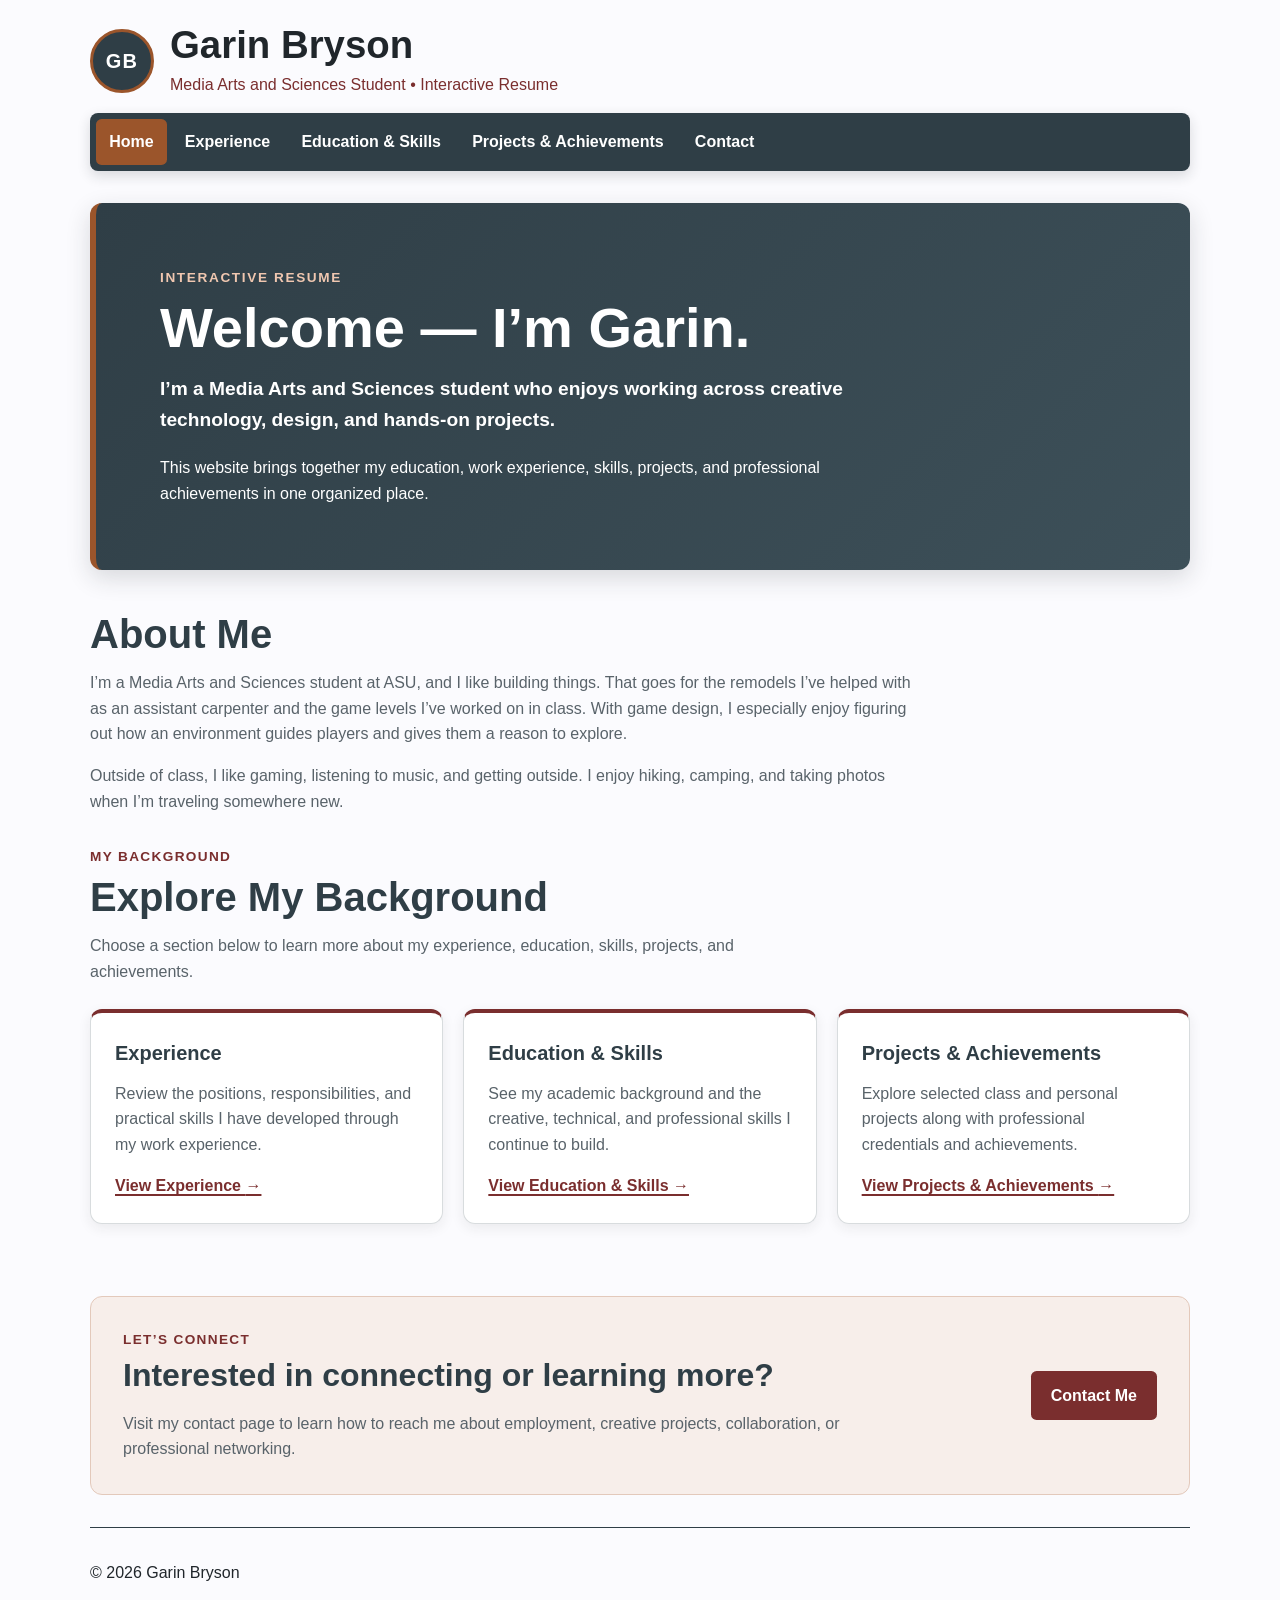
<file: index.html>
<!doctype html>
<html lang="en">
  <head>
    <meta charset="UTF-8" />
    <meta name="viewport" content="width=device-width, initial-scale=1.0" />
    <meta
      name="description"
      content="The interactive resume of Garin Bryson, a Media Arts and Sciences student."
    />
    <title>Garin Bryson | Interactive Resume</title>
    <link rel="stylesheet" href="styles.css" type="text/css" />
  </head>

  <body>
    <a class="skip-link" href="#main-content">Skip to main content</a>

    <!-- Site Header -->
    <header class="site-header">
      <div class="brand">
        <span class="brand-mark" aria-hidden="true">GB</span>
        <div class="brand-text">
          <h1 class="brand-name">Garin Bryson</h1>
          <p class="brand-subtitle">
            Media Arts and Sciences Student
            <span aria-hidden="true">&bull;</span>
            Interactive Resume
          </p>
        </div>
      </div>
    </header>

    <!-- Main Navigation -->
    <nav class="site-nav" aria-label="Main navigation">
      <ul class="nav-list">
        <li>
          <a
            class="nav-link current-page"
            href="index.html"
            aria-current="page"
          >
            Home
          </a>
        </li>
        <li>
          <a class="nav-link" href="experience.html">Experience</a>
        </li>
        <li>
          <a class="nav-link" href="education-skills.html">
            Education &amp; Skills
          </a>
        </li>
        <li>
          <a class="nav-link" href="projects-achievements.html">
            Projects &amp; Achievements
          </a>
        </li>
        <li>
          <a class="nav-link" href="contact.html">Contact</a>
        </li>
      </ul>
    </nav>

    <!-- Main Content -->
    <main id="main-content">
      <!-- Homepage Hero -->
      <section class="hero" aria-labelledby="hero-title">
        <div class="hero-content">
          <p class="hero-label">Interactive Resume</p>
          <h2 id="hero-title">Welcome — I’m Garin.</h2>
          <p class="hero-lead">
            I’m a Media Arts and Sciences student who enjoys working across
            creative technology, design, and hands-on projects.
          </p>
          <p>
            This website brings together my education, work experience, skills,
            projects, and professional achievements in one organized place.
          </p>
        </div>
      </section>

      <section
        class="background-preview about-section"
        aria-labelledby="about-title"
      >
        <div class="section-heading">
          <h2 id="about-title">About Me</h2>

          <p class="section-introduction">
            I’m a Media Arts and Sciences student at ASU, and I like building
            things. That goes for the remodels I’ve helped with as an assistant
            carpenter and the game levels I’ve worked on in class. With game
            design, I especially enjoy figuring out how an environment guides
            players and gives them a reason to explore.
          </p>

          <p class="section-introduction">
            Outside of class, I like gaming, listening to music, and getting
            outside. I enjoy hiking, camping, and taking photos when I’m
            traveling somewhere new.
          </p>
        </div>
      </section>

      <!-- Homepage Background Preview -->
      <section class="background-preview" aria-labelledby="background-title">
        <div class="section-heading">
          <p class="section-label">My Background</p>
          <h2 id="background-title">Explore My Background</h2>
          <p class="section-introduction">
            Choose a section below to learn more about my experience, education,
            skills, projects, and achievements.
          </p>
        </div>
        <div class="card-grid">
          <article class="preview-card">
            <h3>Experience</h3>
            <p>
              Review the positions, responsibilities, and practical skills I
              have developed through my work experience.
            </p>
            <a class="card-link" href="experience.html">
              View Experience
              <span aria-hidden="true">&rarr;</span>
            </a>
          </article>
          <article class="preview-card">
            <h3>Education &amp; Skills</h3>
            <p>
              See my academic background and the creative, technical, and
              professional skills I continue to build.
            </p>
            <a class="card-link" href="education-skills.html">
              View Education &amp; Skills
              <span aria-hidden="true">&rarr;</span>
            </a>
          </article>
          <article class="preview-card">
            <h3>Projects &amp; Achievements</h3>
            <p>
              Explore selected class and personal projects along with
              professional credentials and achievements.
            </p>
            <a class="card-link" href="projects-achievements.html">
              View Projects &amp; Achievements
              <span aria-hidden="true">&rarr;</span>
            </a>
          </article>
        </div>
      </section>

      <!-- Homepage Contact Invitation -->
      <section
        class="contact-invitation"
        aria-labelledby="contact-invitation-title"
      >
        <div class="contact-copy">
          <p class="section-label">Let’s Connect</p>
          <h2 id="contact-invitation-title">
            Interested in connecting or learning more?
          </h2>
          <p>
            Visit my contact page to learn how to reach me about employment,
            creative projects, collaboration, or professional networking.
          </p>
        </div>
        <a class="contact-button" href="contact.html">Contact Me</a>
      </section>
    </main>

    <!-- Site Footer -->
    <footer class="site-footer">
      <p>&copy; 2026 Garin Bryson</p>
    </footer>
  </body>
</html>
</file>
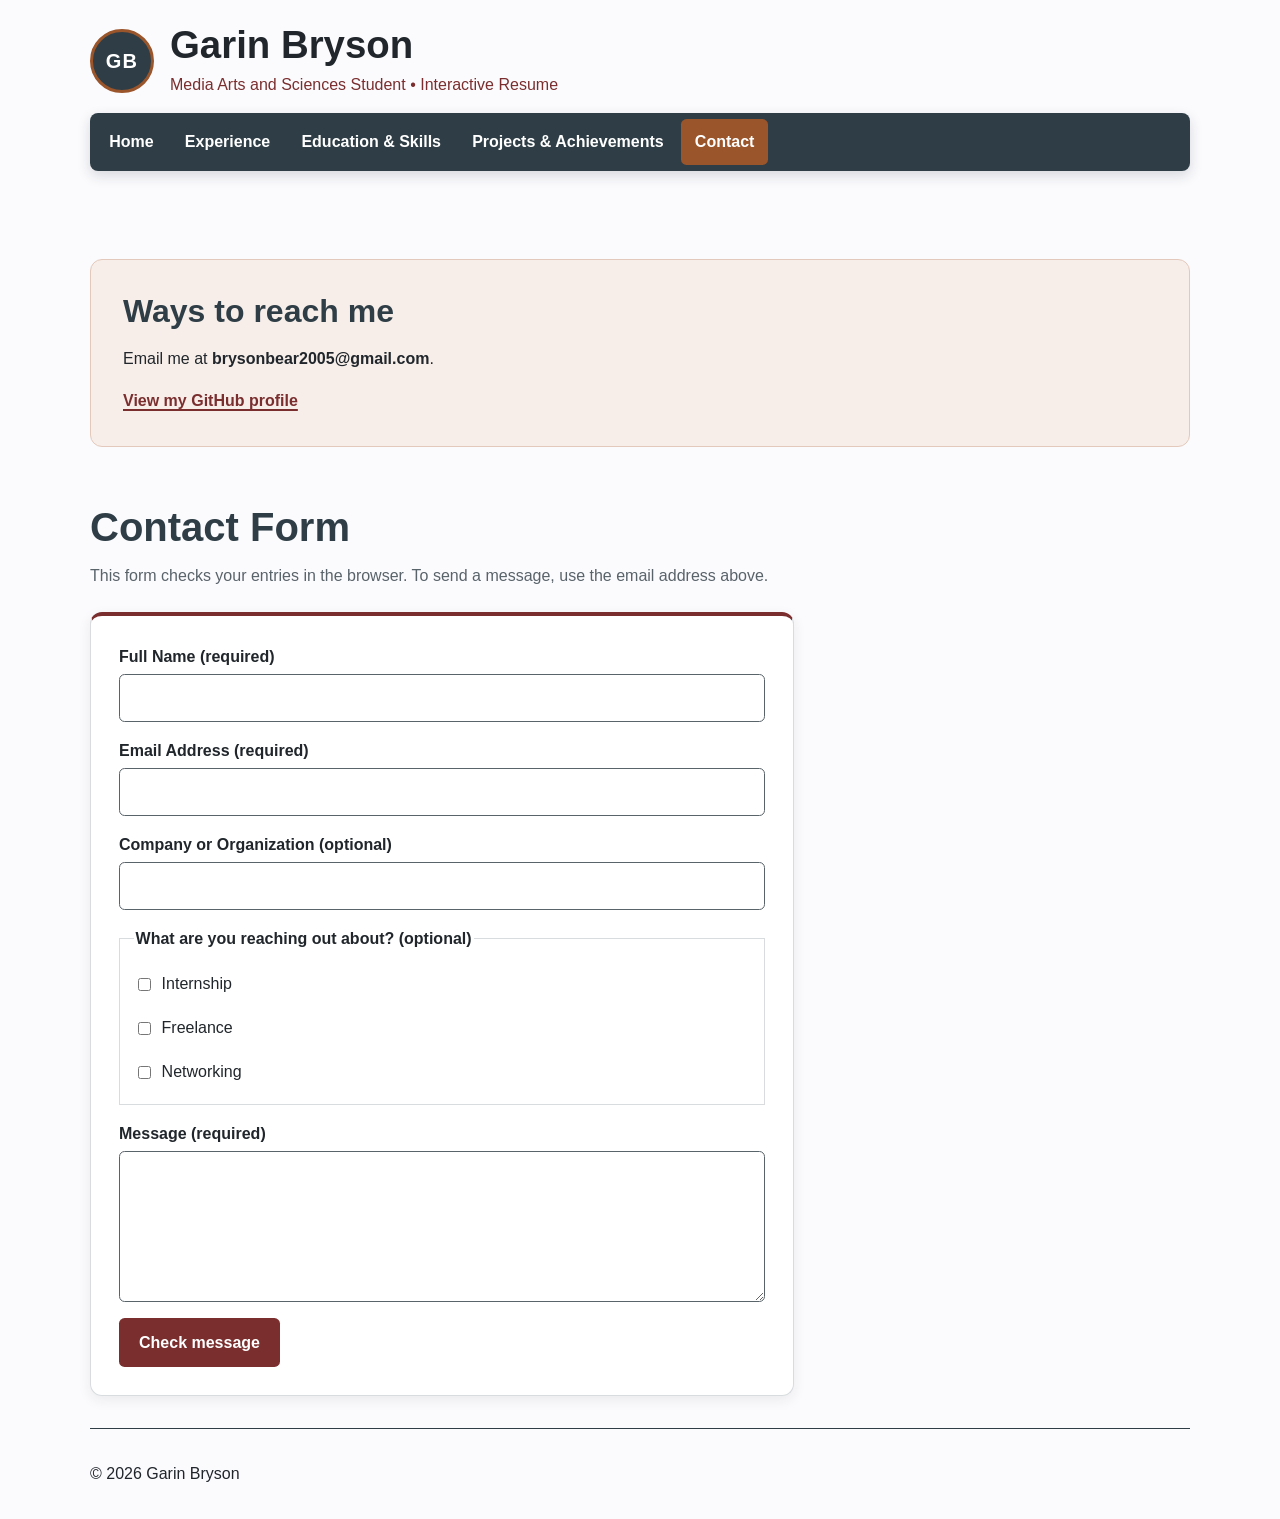
<file: contact.html>
<!doctype html>
<html lang="en">
  <head>
    <meta charset="UTF-8" />
    <meta name="viewport" content="width=device-width, initial-scale=1.0" />
    <meta
      name="description"
      content="Connect with Garin Bryson about internships, freelance work, and creative media opportunities."
    />
    <title>Garin Bryson | Contact</title>
    <link rel="stylesheet" href="styles.css" />
  </head>

  <body>
    <a class="skip-link" href="#main-content">Skip to main content</a>

    <header class="site-header">
      <div class="brand">
        <span class="brand-mark" aria-hidden="true">GB</span>
        <div class="brand-text">
          <h1 class="brand-name">Garin Bryson</h1>
          <p class="brand-subtitle">
            Media Arts and Sciences Student
            <span aria-hidden="true">&bull;</span>
            Interactive Resume
          </p>
        </div>
      </div>
    </header>

    <nav class="site-nav" aria-label="Main navigation">
      <ul class="nav-list">
        <li>
          <a class="nav-link" href="index.html">Home</a>
        </li>
        <li>
          <a class="nav-link" href="experience.html">Experience</a>
        </li>
        <li>
          <a class="nav-link" href="education-skills.html">
            Education &amp; Skills
          </a>
        </li>
        <li>
          <a class="nav-link" href="projects-achievements.html">
            Projects &amp; Achievements
          </a>
        </li>
        <li>
          <a
            class="nav-link current-page"
            href="contact.html"
            aria-current="page"
          >
            Contact
          </a>
        </li>
      </ul>
    </nav>

    <main id="main-content">
      <section class="contact-invitation" aria-labelledby="reach-me-title">
        <div class="contact-copy">
          <h2 id="reach-me-title">Ways to reach me</h2>
          <p>Email me at <strong>brysonbear2005@gmail.com</strong>.</p>
          <p>
            <a class="card-link" href="https://github.com/gbrysonf-Bryson">
              View my GitHub profile
            </a>
          </p>
        </div>
      </section>
      <section class="education-section" aria-labelledby="message-title">
        <div class="section-heading">
          <h2 id="message-title">Contact Form</h2>
          <p class="section-introduction" id="form-note">
            This form checks your entries in the browser. To send a message, use
            the email address above.
          </p>
        </div>

        <form
          class="education-card contact-form"
          id="contact-form"
          action="#"
          method="post"
          aria-describedby="form-note"
        >
          <label for="full-name">Full Name (required)</label>
          <input
            id="full-name"
            name="full-name"
            type="text"
            autocomplete="name"
            required
          />

          <label for="email-address">Email Address (required)</label>
          <input
            id="email-address"
            name="email"
            type="email"
            autocomplete="email"
            required
          />

          <label for="organization">Company or Organization (optional)</label>
          <input
            id="organization"
            name="organization"
            type="text"
            autocomplete="organization"
          />

          <fieldset>
            <legend>What are you reaching out about? (optional)</legend>
            <label
              ><input type="checkbox" name="interest" value="internship" />
              Internship</label
            >
            <label
              ><input type="checkbox" name="interest" value="freelance" />
              Freelance</label
            >
            <label
              ><input type="checkbox" name="interest" value="networking" />
              Networking</label
            >
          </fieldset>

          <label for="message">Message (required)</label>
          <textarea id="message" name="message" rows="5" required></textarea>

          <button
            class="contact-button"
            id="check-message"
            type="submit"
            disabled
          >
            Check message
          </button>
          <p id="contact-status" role="status"></p>
          <noscript><p>Enable JavaScript to check your entries.</p></noscript>
        </form>
      </section>
    </main>

    <footer class="site-footer">
      <p>&copy; 2026 Garin Bryson</p>
    </footer>

    <script>
      const contactForm = document.getElementById("contact-form");
      const checkButton = document.getElementById("check-message");
      const contactStatus = document.getElementById("contact-status");

      contactForm.addEventListener("submit", (event) => {
        event.preventDefault();
        contactStatus.textContent = "Your entries passed the form check.";
      });

      checkButton.disabled = false;
    </script>
  </body>
</html>
</file>
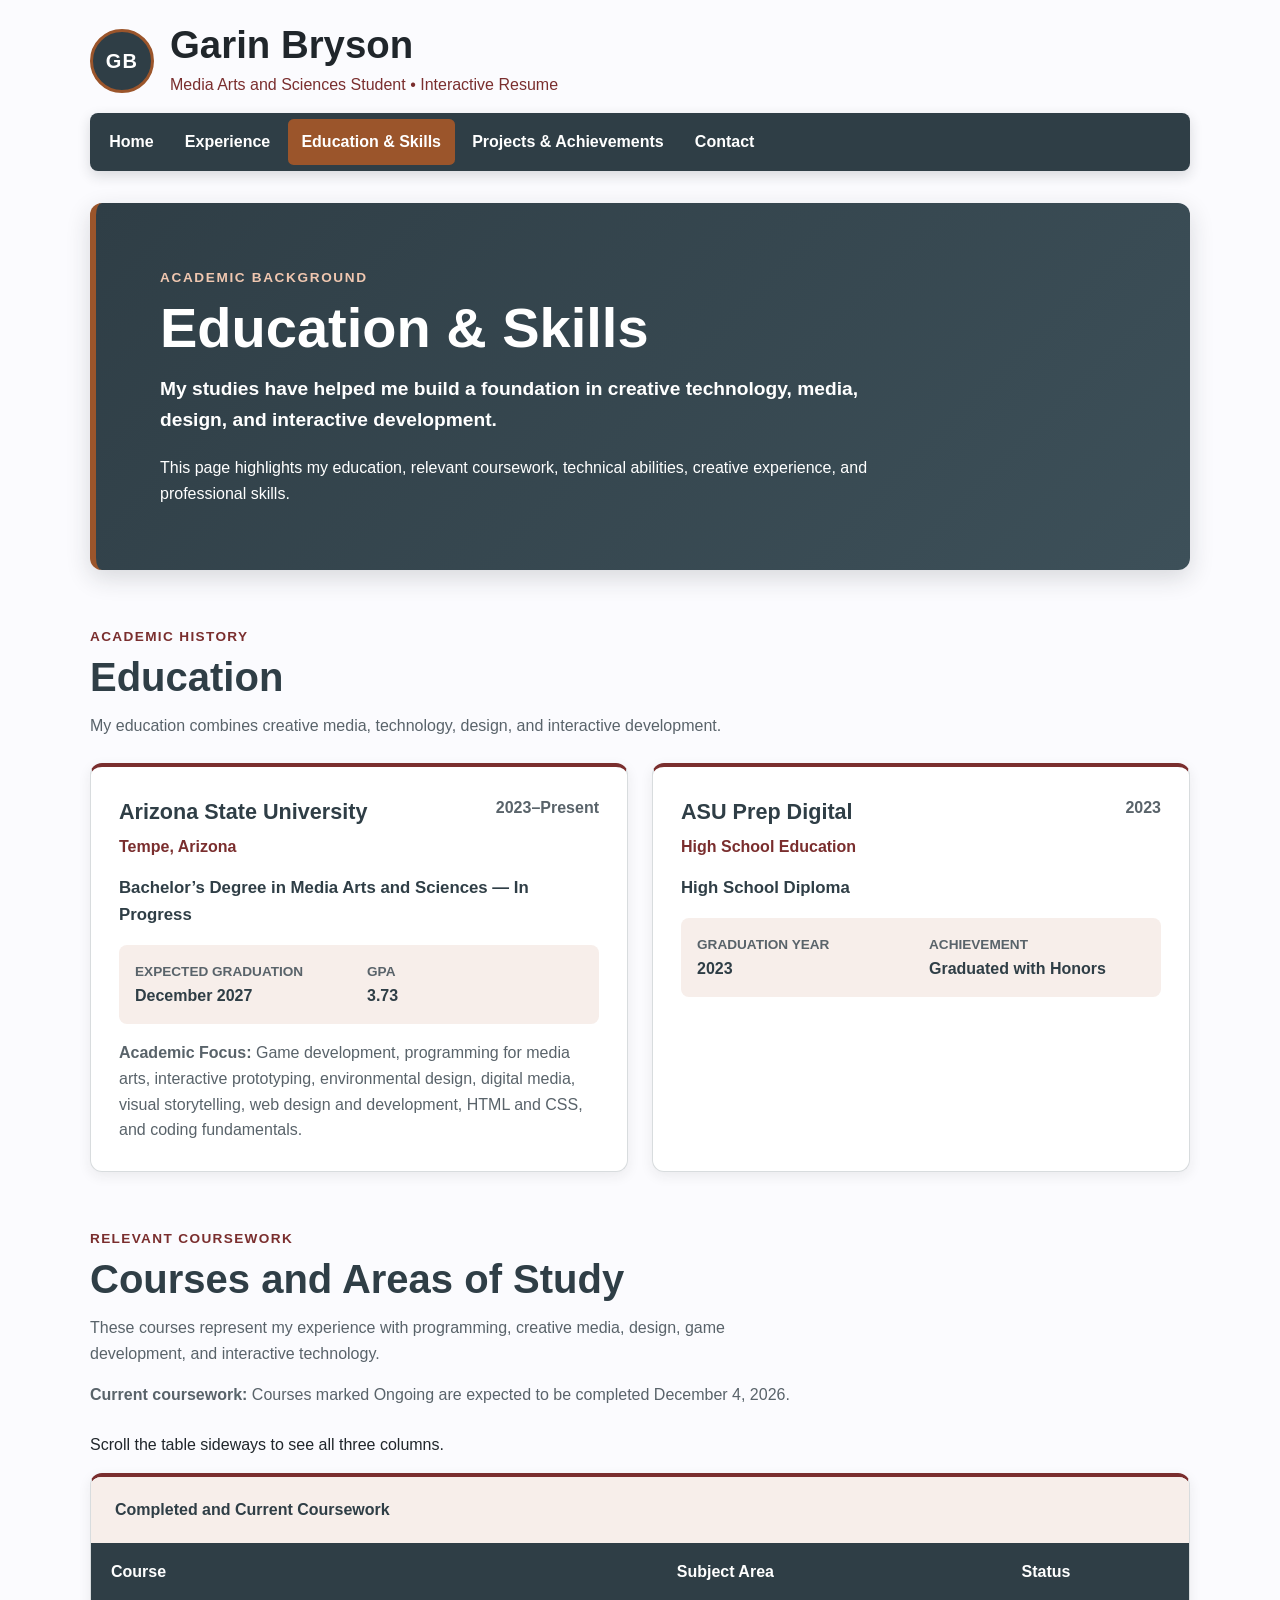
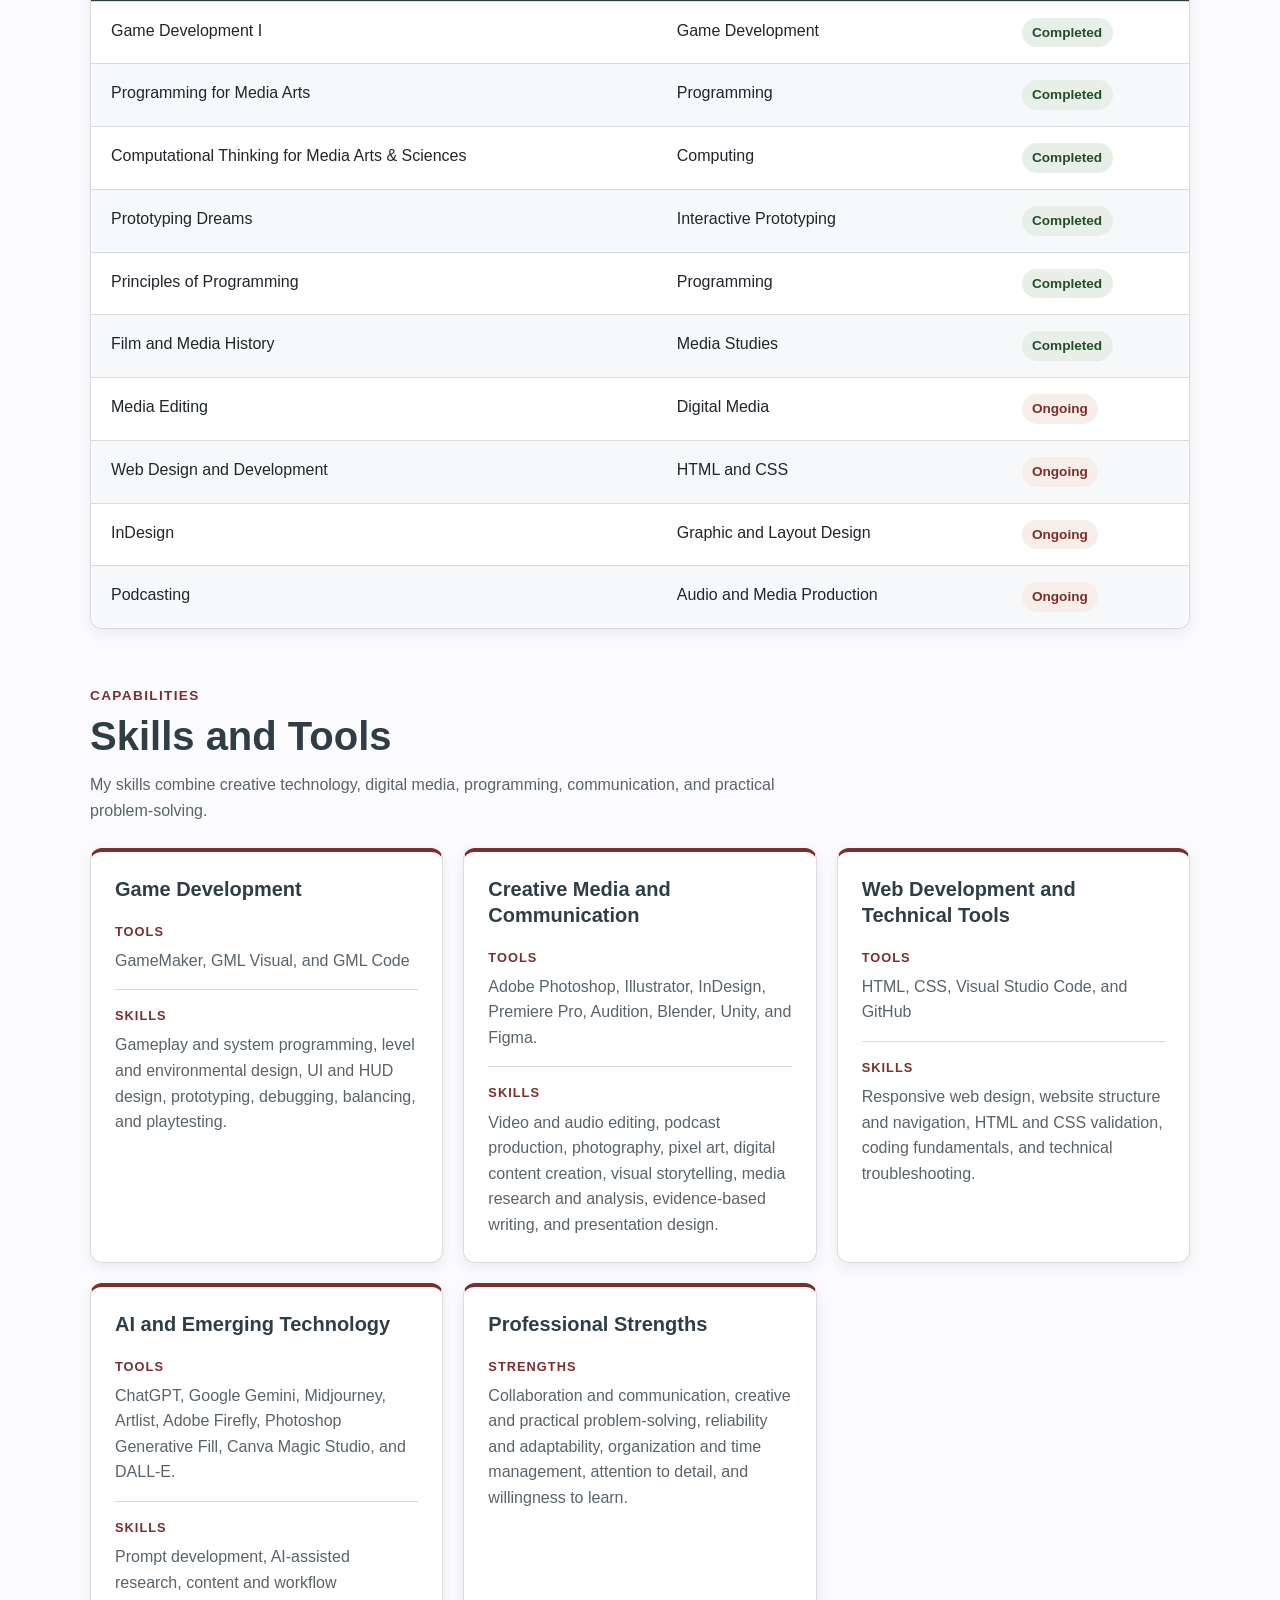
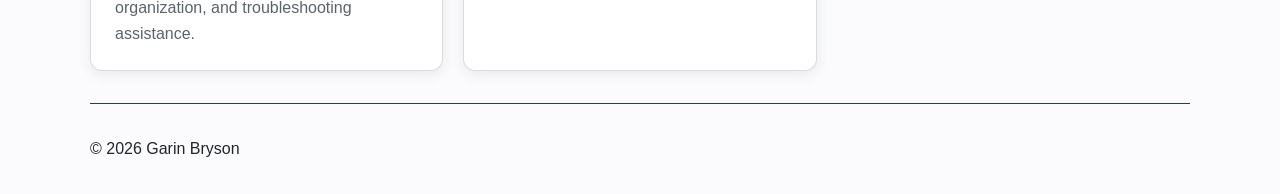
<file: education-skills.html>
<!doctype html>
<html lang="en">
  <head>
    <meta charset="UTF-8" />
    <meta name="viewport" content="width=device-width, initial-scale=1.0" />
    <meta
      name="description"
      content="Explore the education, coursework, and professional skills of Garin Bryson."
    />
    <title>Garin Bryson | Education &amp; Skills</title>
    <link rel="stylesheet" href="styles.css" type="text/css" />
  </head>

  <body>
    <a class="skip-link" href="#main-content">Skip to main content</a>

    <!-- Site Header -->
    <header class="site-header">
      <div class="brand">
        <span class="brand-mark" aria-hidden="true">GB</span>
        <div class="brand-text">
          <h1 class="brand-name">Garin Bryson</h1>
          <p class="brand-subtitle">
            Media Arts and Sciences Student
            <span aria-hidden="true">&bull;</span>
            Interactive Resume
          </p>
        </div>
      </div>
    </header>

    <!-- Main Navigation -->
    <nav class="site-nav" aria-label="Main navigation">
      <ul class="nav-list">
        <li>
          <a class="nav-link" href="index.html">Home</a>
        </li>
        <li>
          <a class="nav-link" href="experience.html">Experience</a>
        </li>
        <li>
          <a
            class="nav-link current-page"
            href="education-skills.html"
            aria-current="page"
          >
            Education &amp; Skills
          </a>
        </li>
        <li>
          <a class="nav-link" href="projects-achievements.html">
            Projects &amp; Achievements
          </a>
        </li>
        <li>
          <a class="nav-link" href="contact.html">Contact</a>
        </li>
      </ul>
    </nav>

    <!-- Main Content -->
    <main id="main-content">
      <!-- Education and Skills Hero -->
      <section class="hero" aria-labelledby="education-title">
        <div class="hero-content">
          <p class="hero-label">Academic Background</p>
          <h2 id="education-title">Education &amp; Skills</h2>
          <p class="hero-lead">
            My studies have helped me build a foundation in creative technology,
            media, design, and interactive development.
          </p>
          <p>
            This page highlights my education, relevant coursework, technical
            abilities, creative experience, and professional skills.
          </p>
        </div>
      </section>

      <!-- Academic History -->
      <section
        class="education-section"
        aria-labelledby="education-history-title"
      >
        <div class="section-heading">
          <p class="section-label">Academic History</p>
          <h2 id="education-history-title">Education</h2>
          <p class="section-introduction">
            My education combines creative media, technology, design, and
            interactive development.
          </p>
        </div>
        <div class="education-grid">
          <article class="education-card">
            <div class="education-card-header">
              <div>
                <h3>Arizona State University</h3>
                <p class="education-location">Tempe, Arizona</p>
              </div>
              <p class="education-date">2023&ndash;Present</p>
            </div>
            <p class="education-degree">
              Bachelor&rsquo;s Degree in Media Arts and Sciences &mdash; In
              Progress
            </p>
            <dl class="education-details">
              <div>
                <dt>Expected Graduation</dt>
                <dd>December 2027</dd>
              </div>
              <div>
                <dt>GPA</dt>
                <dd>3.73</dd>
              </div>
            </dl>
            <p class="education-focus">
              <strong>Academic Focus:</strong> Game development, programming for
              media arts, interactive prototyping, environmental design, digital
              media, visual storytelling, web design and development, HTML and
              CSS, and coding fundamentals.
            </p>
          </article>
          <article class="education-card">
            <div class="education-card-header">
              <div>
                <h3>ASU Prep Digital</h3>
                <p class="education-location">High School Education</p>
              </div>
              <p class="education-date">2023</p>
            </div>
            <p class="education-degree">High School Diploma</p>
            <dl class="education-details">
              <div>
                <dt>Graduation Year</dt>
                <dd>2023</dd>
              </div>
              <div>
                <dt>Achievement</dt>
                <dd>Graduated with Honors</dd>
              </div>
            </dl>
          </article>
        </div>
      </section>

      <!-- Coursework Table -->
      <section class="coursework-section" aria-labelledby="coursework-title">
        <div class="section-heading">
          <p class="section-label">Relevant Coursework</p>
          <h2 id="coursework-title">Courses and Areas of Study</h2>
          <p class="section-introduction">
            These courses represent my experience with programming, creative
            media, design, game development, and interactive technology.
          </p>
          <p class="coursework-note">
            <strong>Current coursework:</strong> Courses marked Ongoing are
            expected to be completed December 4, 2026.
          </p>
        </div>
        <p class="coursework-scroll-note">
          Scroll the table sideways to see all three columns.
        </p>

        <div
          class="coursework-table-wrapper"
          tabindex="0"
          role="region"
          aria-labelledby="coursework-title"
        >
          <table class="coursework-table">
            <caption>
              Completed and Current Coursework
            </caption>
            <thead>
              <tr>
                <th scope="col">Course</th>
                <th scope="col">Subject Area</th>
                <th scope="col">Status</th>
              </tr>
            </thead>
            <tbody>
              <tr>
                <td>Game Development I</td>
                <td>Game Development</td>
                <td>
                  <span class="status-badge status-completed">Completed</span>
                </td>
              </tr>
              <tr>
                <td>Programming for Media Arts</td>
                <td>Programming</td>
                <td>
                  <span class="status-badge status-completed">Completed</span>
                </td>
              </tr>
              <tr>
                <td>Computational Thinking for Media Arts &amp; Sciences</td>
                <td>Computing</td>
                <td>
                  <span class="status-badge status-completed">Completed</span>
                </td>
              </tr>
              <tr>
                <td>Prototyping Dreams</td>
                <td>Interactive Prototyping</td>
                <td>
                  <span class="status-badge status-completed">Completed</span>
                </td>
              </tr>
              <tr>
                <td>Principles of Programming</td>
                <td>Programming</td>
                <td>
                  <span class="status-badge status-completed">Completed</span>
                </td>
              </tr>
              <tr>
                <td>Film and Media History</td>
                <td>Media Studies</td>
                <td>
                  <span class="status-badge status-completed">Completed</span>
                </td>
              </tr>
              <tr>
                <td>Media Editing</td>
                <td>Digital Media</td>
                <td>
                  <span class="status-badge status-ongoing">Ongoing</span>
                </td>
              </tr>
              <tr>
                <td>Web Design and Development</td>
                <td>HTML and CSS</td>
                <td>
                  <span class="status-badge status-ongoing">Ongoing</span>
                </td>
              </tr>
              <tr>
                <td>InDesign</td>
                <td>Graphic and Layout Design</td>
                <td>
                  <span class="status-badge status-ongoing">Ongoing</span>
                </td>
              </tr>
              <tr>
                <td>Podcasting</td>
                <td>Audio and Media Production</td>
                <td>
                  <span class="status-badge status-ongoing">Ongoing</span>
                </td>
              </tr>
            </tbody>
          </table>
        </div>
      </section>

      <!-- Skills and Tools -->
      <section class="skills-section" aria-labelledby="skills-title">
        <div class="section-heading">
          <p class="section-label">Capabilities</p>
          <h2 id="skills-title">Skills and Tools</h2>
          <p class="section-introduction">
            My skills combine creative technology, digital media, programming,
            communication, and practical problem-solving.
          </p>
        </div>
        <div class="skills-grid">
          <article class="skill-card">
            <h3>Game Development</h3>
            <dl class="skill-details">
              <div>
                <dt>Tools</dt>
                <dd>GameMaker, GML Visual, and GML Code</dd>
              </div>
              <div>
                <dt>Skills</dt>
                <dd>
                  Gameplay and system programming, level and environmental
                  design, UI and HUD design, prototyping, debugging, balancing,
                  and playtesting.
                </dd>
              </div>
            </dl>
          </article>
          <article class="skill-card">
            <h3>Creative Media and Communication</h3>
            <dl class="skill-details">
              <div>
                <dt>Tools</dt>
                <dd>
                  Adobe Photoshop, Illustrator, InDesign, Premiere Pro,
                  Audition, Blender, Unity, and Figma.
                </dd>
              </div>
              <div>
                <dt>Skills</dt>
                <dd>
                  Video and audio editing, podcast production, photography,
                  pixel art, digital content creation, visual storytelling,
                  media research and analysis, evidence-based writing, and
                  presentation design.
                </dd>
              </div>
            </dl>
          </article>
          <article class="skill-card">
            <h3>Web Development and Technical Tools</h3>
            <dl class="skill-details">
              <div>
                <dt>Tools</dt>
                <dd>HTML, CSS, Visual Studio Code, and GitHub</dd>
              </div>
              <div>
                <dt>Skills</dt>
                <dd>
                  Responsive web design, website structure and navigation, HTML
                  and CSS validation, coding fundamentals, and technical
                  troubleshooting.
                </dd>
              </div>
            </dl>
          </article>
          <article class="skill-card">
            <h3>AI and Emerging Technology</h3>
            <dl class="skill-details">
              <div>
                <dt>Tools</dt>
                <dd>
                  ChatGPT, Google Gemini, Midjourney, Artlist, Adobe Firefly,
                  Photoshop Generative Fill, Canva Magic Studio, and DALL-E.
                </dd>
              </div>
              <div>
                <dt>Skills</dt>
                <dd>
                  Prompt development, AI-assisted research, content and workflow
                  organization, and troubleshooting assistance.
                </dd>
              </div>
            </dl>
          </article>
          <article class="skill-card">
            <h3>Professional Strengths</h3>
            <dl class="skill-details">
              <div>
                <dt>Strengths</dt>
                <dd>
                  Collaboration and communication, creative and practical
                  problem-solving, reliability and adaptability, organization
                  and time management, attention to detail, and willingness to
                  learn.
                </dd>
              </div>
            </dl>
          </article>
        </div>
      </section>
    </main>

    <!-- Site Footer -->
    <footer class="site-footer">
      <p>&copy; 2026 Garin Bryson</p>
    </footer>
  </body>
</html>
</file>
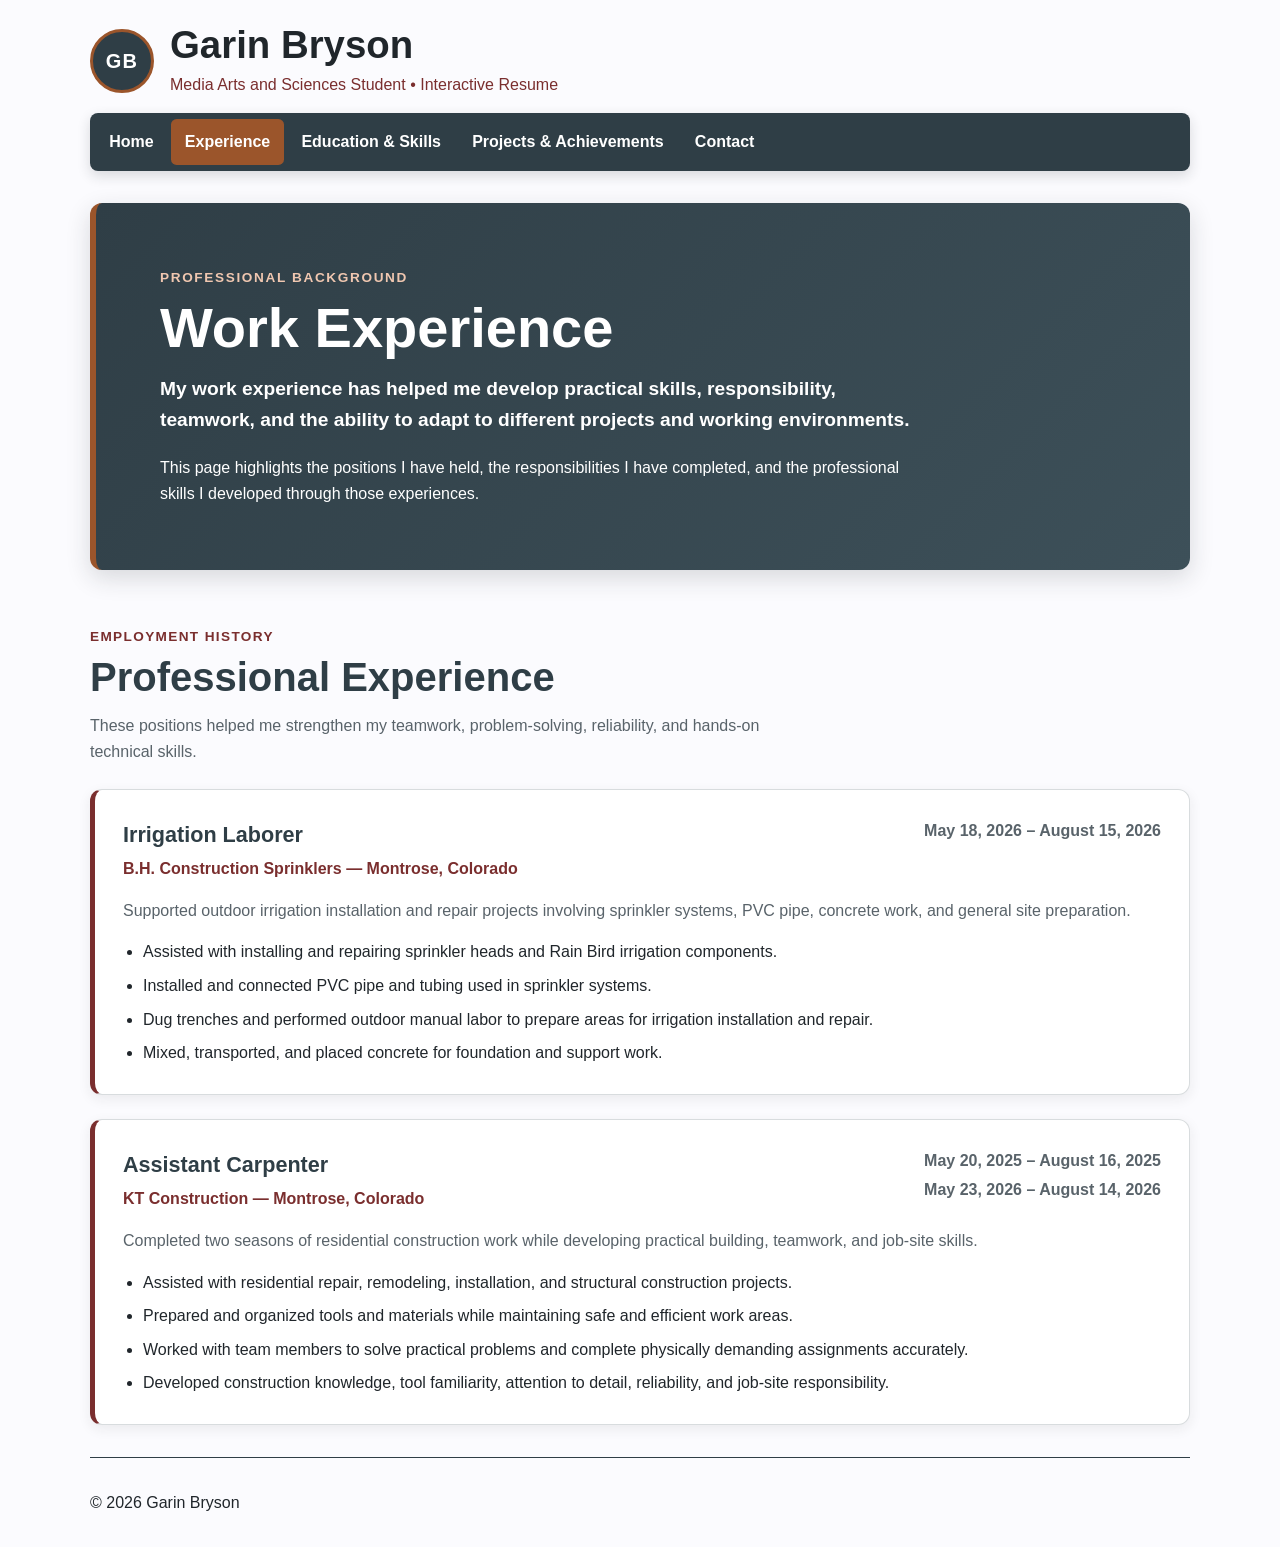
<file: experience.html>
<!doctype html>
<html lang="en">
  <head>
    <meta charset="UTF-8" />
    <meta name="viewport" content="width=device-width, initial-scale=1.0" />
    <meta
      name="description"
      content="Explore the work experience and professional background of Garin Bryson."
    />
    <title>Garin Bryson | Experience</title>
    <link rel="stylesheet" href="styles.css" type="text/css" />
  </head>

  <body>
    <a class="skip-link" href="#main-content">Skip to main content</a>

    <!-- Site Header -->
    <header class="site-header">
      <div class="brand">
        <span class="brand-mark" aria-hidden="true">GB</span>
        <div class="brand-text">
          <h1 class="brand-name">Garin Bryson</h1>
          <p class="brand-subtitle">
            Media Arts and Sciences Student
            <span aria-hidden="true">&bull;</span>
            Interactive Resume
          </p>
        </div>
      </div>
    </header>

    <!-- Main Navigation -->
    <nav class="site-nav" aria-label="Main navigation">
      <ul class="nav-list">
        <li>
          <a class="nav-link" href="index.html">Home</a>
        </li>
        <li>
          <a
            class="nav-link current-page"
            href="experience.html"
            aria-current="page"
          >
            Experience
          </a>
        </li>
        <li>
          <a class="nav-link" href="education-skills.html">
            Education &amp; Skills
          </a>
        </li>
        <li>
          <a class="nav-link" href="projects-achievements.html">
            Projects &amp; Achievements
          </a>
        </li>
        <li>
          <a class="nav-link" href="contact.html">Contact</a>
        </li>
      </ul>
    </nav>

    <!-- Main Content -->
    <main id="main-content">
      <!-- Experience Hero -->
      <section class="hero" aria-labelledby="experience-title">
        <div class="hero-content">
          <p class="hero-label">Professional Background</p>
          <h2 id="experience-title">Work Experience</h2>
          <p class="hero-lead">
            My work experience has helped me develop practical skills,
            responsibility, teamwork, and the ability to adapt to different
            projects and working environments.
          </p>
          <p>
            This page highlights the positions I have held, the responsibilities
            I have completed, and the professional skills I developed through
            those experiences.
          </p>
        </div>
      </section>

      <!-- Employment History -->
      <section
        class="experience-section"
        aria-labelledby="experience-list-title"
      >
        <div class="section-heading">
          <p class="section-label">Employment History</p>
          <h2 id="experience-list-title">Professional Experience</h2>
          <p class="section-introduction">
            These positions helped me strengthen my teamwork, problem-solving,
            reliability, and hands-on technical skills.
          </p>
        </div>
        <div class="experience-list">
          <article class="experience-card">
            <div class="experience-card-header">
              <div>
                <h3>Irrigation Laborer</h3>
                <p class="experience-company">
                  B.H. Construction Sprinklers &mdash; Montrose, Colorado
                </p>
              </div>
              <p class="experience-date">
                <time datetime="2026-05-18">May 18, 2026</time>
                <span aria-hidden="true">&ndash;</span>
                <time datetime="2026-08-15">August 15, 2026</time>
              </p>
            </div>
            <p>
              Supported outdoor irrigation installation and repair projects
              involving sprinkler systems, PVC pipe, concrete work, and general
              site preparation.
            </p>
            <ul class="experience-responsibilities">
              <li>
                Assisted with installing and repairing sprinkler heads and Rain
                Bird irrigation components.
              </li>
              <li>
                Installed and connected PVC pipe and tubing used in sprinkler
                systems.
              </li>
              <li>
                Dug trenches and performed outdoor manual labor to prepare areas
                for irrigation installation and repair.
              </li>
              <li>
                Mixed, transported, and placed concrete for foundation and
                support work.
              </li>
            </ul>
          </article>
          <article class="experience-card">
            <div class="experience-card-header">
              <div>
                <h3>Assistant Carpenter</h3>
                <p class="experience-company">
                  KT Construction &mdash; Montrose, Colorado
                </p>
              </div>
              <div
                class="experience-date"
                role="group"
                aria-label="Employment dates"
              >
                <p>
                  <time datetime="2025-05-20">May 20, 2025</time>
                  <span aria-hidden="true">&ndash;</span>
                  <time datetime="2025-08-16">August 16, 2025</time>
                </p>
                <p>
                  <time datetime="2026-05-23">May 23, 2026</time>
                  <span aria-hidden="true">&ndash;</span>
                  <time datetime="2026-08-14">August 14, 2026</time>
                </p>
              </div>
            </div>
            <p>
              Completed two seasons of residential construction work while
              developing practical building, teamwork, and job-site skills.
            </p>
            <ul class="experience-responsibilities">
              <li>
                Assisted with residential repair, remodeling, installation, and
                structural construction projects.
              </li>
              <li>
                Prepared and organized tools and materials while maintaining
                safe and efficient work areas.
              </li>
              <li>
                Worked with team members to solve practical problems and
                complete physically demanding assignments accurately.
              </li>
              <li>
                Developed construction knowledge, tool familiarity, attention to
                detail, reliability, and job-site responsibility.
              </li>
            </ul>
          </article>
        </div>
      </section>
    </main>

    <!-- Site Footer -->
    <footer class="site-footer">
      <p>&copy; 2026 Garin Bryson</p>
    </footer>
  </body>
</html>
</file>
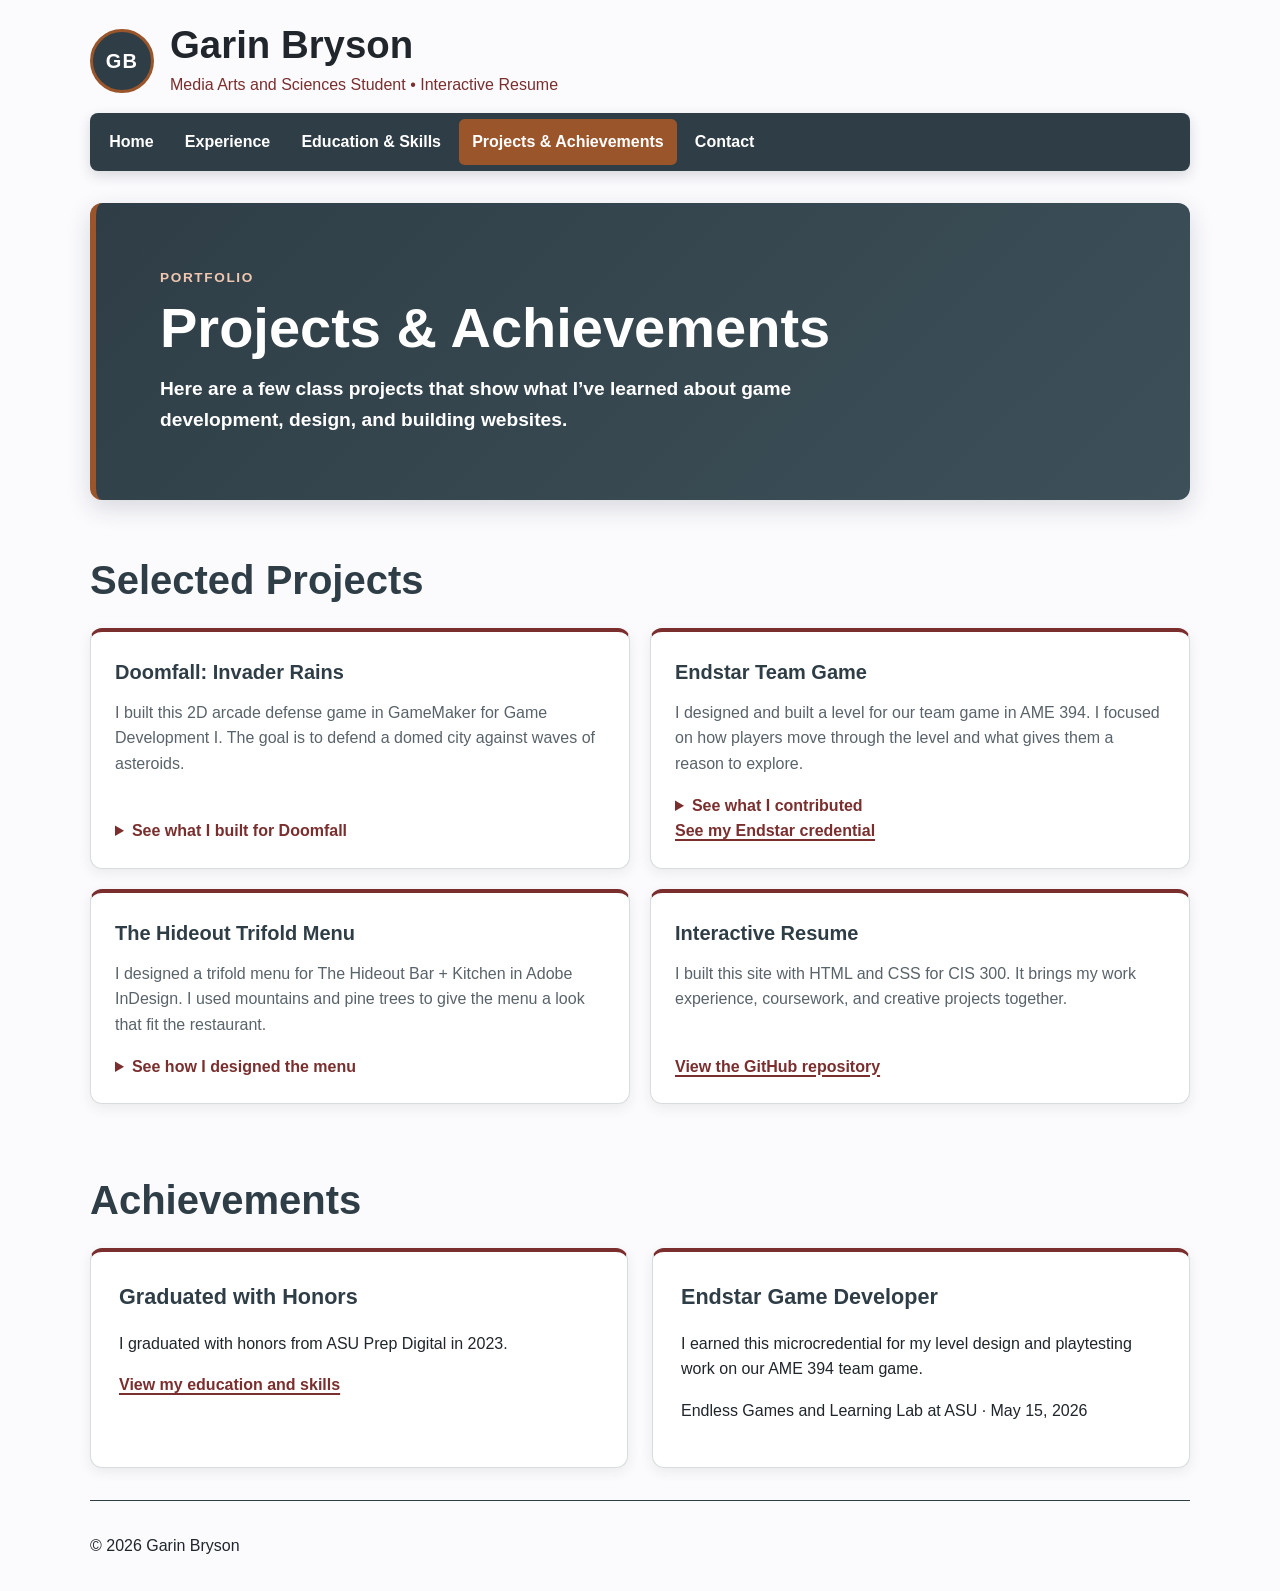
<file: projects-achievements.html>
<!doctype html>
<html lang="en">
  <head>
    <meta charset="UTF-8" />
    <meta name="viewport" content="width=device-width, initial-scale=1.0" />
    <meta
      name="description"
      content="Explore Garin Bryson's projects in game development, graphic design, and web design, along with academic achievements."
    />
    <title>Garin Bryson | Projects &amp; Achievements</title>
    <link rel="stylesheet" href="styles.css" />
  </head>

  <body>
    <a class="skip-link" href="#main-content">Skip to main content</a>

    <header class="site-header">
      <div class="brand">
        <span class="brand-mark" aria-hidden="true">GB</span>
        <div class="brand-text">
          <h1 class="brand-name">Garin Bryson</h1>
          <p class="brand-subtitle">
            Media Arts and Sciences Student
            <span aria-hidden="true">&bull;</span>
            Interactive Resume
          </p>
        </div>
      </div>
    </header>

    <nav class="site-nav" aria-label="Main navigation">
      <ul class="nav-list">
        <li>
          <a class="nav-link" href="index.html">Home</a>
        </li>
        <li>
          <a class="nav-link" href="experience.html">Experience</a>
        </li>
        <li>
          <a class="nav-link" href="education-skills.html">
            Education &amp; Skills
          </a>
        </li>
        <li>
          <a
            class="nav-link current-page"
            href="projects-achievements.html"
            aria-current="page"
          >
            Projects &amp; Achievements
          </a>
        </li>
        <li>
          <a class="nav-link" href="contact.html">Contact</a>
        </li>
      </ul>
    </nav>

    <main id="main-content">
      <section class="hero" aria-labelledby="hero-title">
        <div class="hero-content">
          <p class="hero-label">Portfolio</p>
          <h2 id="hero-title">Projects &amp; Achievements</h2>
          <p class="hero-lead">
            Here are a few class projects that show what I’ve learned about game
            development, design, and building websites.
          </p>
        </div>
      </section>

      <section class="background-preview" aria-labelledby="projects-title">
        <div class="section-heading">
          <h2 id="projects-title">Selected Projects</h2>
        </div>

        <div class="card-grid project-grid">
          <article class="preview-card">
            <h3>Doomfall: Invader Rains</h3>
            <p>
              I built this 2D arcade defense game in GameMaker for Game
              Development I. The goal is to defend a domed city against waves of
              asteroids.
            </p>
            <details>
              <summary class="card-link">See what I built for Doomfall</summary>
              <ul>
                <li>Asteroid waves and level progression</li>
                <li>On-screen indicators for shield health and score</li>
                <li>Sprite design and playtesting</li>
              </ul>
            </details>
          </article>

          <article class="preview-card">
            <h3>Endstar Team Game</h3>
            <p>
              I designed and built a level for our team game in AME 394. I
              focused on how players move through the level and what gives them
              a reason to explore.
            </p>
            <details>
              <summary class="card-link">See what I contributed</summary>
              <ul>
                <li>
                  Helped with layouts and gave feedback on three other team
                  levels.
                </li>
                <li>
                  Checked a prop’s scale and materials in Unity and brought it
                  into the game using the Endstar Unity SDK.
                </li>
                <li>
                  Playtested levels and helped plan how they fit into the story.
                </li>
              </ul>
            </details>
            <a class="card-link" href="#endstar-credential">
              See my Endstar credential
            </a>
          </article>

          <article class="preview-card">
            <h3>The Hideout Trifold Menu</h3>
            <p>
              I designed a trifold menu for The Hideout Bar + Kitchen in Adobe
              InDesign. I used mountains and pine trees to give the menu a look
              that fit the restaurant.
            </p>
            <details>
              <summary class="card-link">See how I designed the menu</summary>
              <ul>
                <li>Organized the content across six panels</li>
                <li>Used tabs to line up the prices</li>
                <li>Created mountain and pine tree illustrations</li>
              </ul>
            </details>
          </article>

          <article class="preview-card">
            <h3>Interactive Resume</h3>
            <p>
              I built this site with HTML and CSS for CIS 300. It brings my work
              experience, coursework, and creative projects together.
            </p>
            <a
              class="card-link"
              href="https://github.com/gbrysonf-Bryson/garinbryson.github.io"
            >
              View the GitHub repository
            </a>
          </article>
        </div>
      </section>

      <section class="education-section" aria-labelledby="achievements-title">
        <div class="section-heading">
          <h2 id="achievements-title">Achievements</h2>
        </div>
        <div class="education-grid">
          <article class="education-card">
            <h3>Graduated with Honors</h3>
            <p>I graduated with honors from ASU Prep Digital in 2023.</p>
            <a class="card-link" href="education-skills.html">
              View my education and skills
            </a>
          </article>

          <article class="education-card" id="endstar-credential">
            <h3>Endstar Game Developer</h3>
            <p>
              I earned this microcredential for my level design and playtesting
              work on our AME 394 team game.
            </p>
            <p>Endless Games and Learning Lab at ASU &middot; May 15, 2026</p>
          </article>
        </div>
      </section>
    </main>

    <footer class="site-footer">
      <p>&copy; 2026 Garin Bryson</p>
    </footer>
  </body>
</html>
</file>
<file: styles.css>
/* Color System */

:root {
  --text: #20262b;
  --background: #fbfbfe;
  --primary: #2f3e46;
  --secondary: #7a2e2e;
  --accent: #9b552b;
  --surface: #ffffff;
  --surface-soft: #f7eeea;
  --surface-alt: #f7f8f9;
  --muted: #59636a;
  --border: #d8dcde;
  --success-surface: #e7efe8;
  --success-text: #234d2d;
  --card-shadow: 0 0.25rem 0.8rem rgba(32, 38, 43, 0.08);
}

/* Base Styles */

* {
  box-sizing: border-box;
}
body {
  margin: 0;
  background-color: var(--background);
  color: var(--text);
  font-family: Arial, Helvetica, sans-serif;
  line-height: 1.6;
}

/* Shared Page Layout */

header,
nav,
main,
footer {
  width: calc(100% - 2rem);
  max-width: 1100px;
  margin-right: auto;
  margin-left: auto;
}

/* Header and Branding */

.site-header {
  padding-top: 1.5rem;
  padding-bottom: 1rem;
}
.brand {
  display: flex;
  align-items: center;
  gap: 1rem;
}
.brand-mark {
  display: grid;
  place-items: center;
  width: 4rem;
  height: 4rem;
  flex-shrink: 0;
  border: 3px solid var(--accent);
  border-radius: 50%;
  background-color: var(--primary);
  color: #ffffff;
  font-size: 1.25rem;
  font-weight: bold;
  letter-spacing: 0.06em;
}
.brand-name {
  margin: 0;
  color: var(--text);
  font-size: clamp(1.75rem, 4vw, 2.4rem);
  line-height: 1.1;
}
.brand-subtitle {
  margin-top: 0.35rem;
  margin-bottom: 0;
  color: var(--secondary);
  font-size: 1rem;
}

/* Navigation */

.site-nav {
  border-radius: 0.5rem;
  background-color: var(--primary);
  box-shadow: 0 0.3rem 0.8rem rgba(32, 38, 43, 0.16);
}
.nav-list {
  display: flex;
  flex-wrap: wrap;
  gap: 0.25rem;
  margin: 0;
  padding: 0.35rem;
  list-style-type: none;
}
.nav-link {
  display: block;
  padding: 0.65rem 0.85rem;
  border-radius: 0.35rem;
  color: #ffffff;
  font-weight: bold;
  text-decoration: none;
  transition:
    background-color 0.2s ease,
    color 0.2s ease;
}
.nav-link:hover,
.nav-link:focus {
  background-color: var(--secondary);
  color: #ffffff;
}
.nav-link.current-page {
  background-color: var(--accent);
  color: #ffffff;
}

/* Main Content and Hero */

main {
  padding-top: 2rem;
  padding-bottom: 2rem;
}
.hero {
  padding: clamp(2rem, 5vw, 4rem);
  border-left: 6px solid var(--accent);
  border-radius: 0.75rem;
  background: linear-gradient(135deg, var(--primary) 0%, #3d5059 100%);
  color: #ffffff;
  box-shadow: 0 0.5rem 1.5rem rgba(32, 38, 43, 0.16);
}
.hero-content {
  max-width: 760px;
}
.hero-label {
  margin-top: 0;
  margin-bottom: 0.5rem;
  color: #f0c7b0;
  font-size: 0.85rem;
  font-weight: bold;
  letter-spacing: 0.12em;
  text-transform: uppercase;
}
.hero h2 {
  margin-top: 0;
  margin-bottom: 1rem;
  font-size: clamp(2rem, 5vw, 3.5rem);
  line-height: 1.1;
}
.hero-lead {
  margin-top: 0;
  font-size: 1.2rem;
  font-weight: bold;
}
.hero p:last-child {
  margin-bottom: 0;
}

/* Footer */

footer {
  padding-top: 1rem;
  padding-bottom: 1rem;
  border-top: 1px solid var(--primary);
}

/* Accessibility */

.skip-link {
  position: absolute;
  left: -9999px;
}
.skip-link:focus {
  top: 0.5rem;
  left: 0.5rem;
  padding: 0.75rem;
  background-color: var(--primary);
  color: #ffffff;
}

/* Shared Section Headings and Spacing */

.background-preview,
.experience-section,
.education-section,
.coursework-section,
.skills-section {
  padding-top: 3.5rem;
}
.background-preview {
  padding-bottom: 1rem;
}
.section-heading {
  max-width: 720px;
  margin-bottom: 1.5rem;
}
.section-label {
  margin-top: 0;
  margin-bottom: 0.35rem;
  color: var(--secondary);
  font-size: 0.85rem;
  font-weight: bold;
  letter-spacing: 0.1em;
  text-transform: uppercase;
}
.section-heading h2 {
  margin-top: 0;
  margin-bottom: 0.75rem;
  color: var(--primary);
  font-size: clamp(1.75rem, 4vw, 2.5rem);
  line-height: 1.2;
}
.section-introduction {
  margin-top: 0;
  color: var(--muted);
}

/* Shared Card and Grid Foundations */

.preview-card,
.experience-card,
.education-card,
.coursework-table-wrapper,
.skill-card {
  border: 1px solid var(--border);
  border-radius: 0.75rem;
  background-color: var(--surface);
  box-shadow: var(--card-shadow);
}
.preview-card,
.education-card,
.coursework-table-wrapper,
.skill-card {
  border-top: 4px solid var(--secondary);
}
.education-grid,
.skills-grid {
  display: grid;
  grid-template-columns: repeat(auto-fit, minmax(280px, 1fr));
}

/* Homepage Preview Cards */

.card-grid {
  display: grid;
  grid-template-columns: repeat(3, minmax(0, 1fr));
  gap: 1.25rem;
}
.preview-card {
  display: flex;
  flex-direction: column;
  padding: 1.5rem;
  transition:
    transform 0.2s ease,
    box-shadow 0.2s ease,
    border-color 0.2s ease;
}
.preview-card:hover,
.preview-card:focus-within {
  border-color: var(--accent);
  box-shadow: 0 0.6rem 1.4rem rgba(32, 38, 43, 0.14);
  transform: translateY(-4px);
}
.preview-card h3 {
  margin-top: 0;
  margin-bottom: 0.75rem;
  color: var(--primary);
  font-size: 1.25rem;
}
.preview-card p {
  flex-grow: 1;
  margin-top: 0;
  color: var(--muted);
}
.card-link {
  align-self: flex-start;
  color: var(--secondary);
  font-weight: bold;
  text-decoration-thickness: 2px;
  text-underline-offset: 0.2rem;
}
.card-link:hover {
  color: var(--accent);
}
.card-link:focus-visible,
.contact-button:focus-visible {
  outline: 3px solid var(--accent);
  outline-offset: 4px;
}
.card-link:focus-visible {
  border-radius: 0.2rem;
}

/* Homepage Contact Invitation */

.contact-invitation {
  display: flex;
  align-items: center;
  justify-content: space-between;
  gap: 2rem;
  margin-top: 3.5rem;
  padding: 2rem;
  border: 1px solid #e3c9bb;
  border-radius: 0.75rem;
  background-color: var(--surface-soft);
}
.contact-copy {
  max-width: 720px;
}
.contact-invitation h2 {
  margin-top: 0;
  margin-bottom: 0.75rem;
  color: var(--primary);
  font-size: clamp(1.5rem, 3vw, 2rem);
  line-height: 1.2;
}
.contact-invitation p:last-child {
  margin-bottom: 0;
  color: var(--muted);
}
.contact-button {
  display: inline-block;
  flex-shrink: 0;
  padding: 0.75rem 1.25rem;
  border-radius: 0.35rem;
  background-color: var(--secondary);
  color: #ffffff;
  font-weight: bold;
  text-align: center;
  text-decoration: none;
  transition:
    background-color 0.2s ease,
    transform 0.2s ease;
}
.contact-button:hover,
.contact-button:focus {
  background-color: var(--primary);
  color: #ffffff;
  transform: translateY(-2px);
}

/* Experience Page */

.experience-list {
  display: grid;
  gap: 1.5rem;
}
.experience-card {
  padding: 1.75rem;
  border-left: 5px solid var(--secondary);
}
.experience-card-header {
  display: flex;
  align-items: flex-start;
  justify-content: space-between;
  gap: 1.5rem;
  margin-bottom: 1rem;
}
.experience-card h3,
.education-card h3 {
  margin-top: 0;
  margin-bottom: 0.25rem;
  color: var(--primary);
  font-size: 1.35rem;
}
.experience-company,
.education-location {
  margin: 0;
  color: var(--secondary);
  font-weight: bold;
}
.experience-date,
.education-date {
  margin: 0;
  color: var(--muted);
  font-weight: bold;
}
.experience-date {
  flex-shrink: 0;
  text-align: right;
}
.experience-date p {
  margin-top: 0;
  margin-bottom: 0.25rem;
}
.experience-card > p {
  color: var(--muted);
}
.experience-responsibilities {
  margin-bottom: 0;
  padding-left: 1.25rem;
}
.experience-responsibilities li + li {
  margin-top: 0.5rem;
}

/* Education Page */

.education-grid {
  gap: 1.5rem;
}
.education-card {
  padding: 1.75rem;
}
.education-card-header {
  display: flex;
  flex-wrap: wrap;
  align-items: flex-start;
  justify-content: space-between;
  gap: 1rem;
  margin-bottom: 1rem;
}
.education-degree {
  margin-top: 0;
  margin-bottom: 1rem;
  color: var(--primary);
  font-size: 1.05rem;
  font-weight: bold;
}
.education-details {
  display: grid;
  grid-template-columns: repeat(auto-fit, minmax(140px, 1fr));
  gap: 1rem;
  margin-top: 0;
  margin-bottom: 1rem;
  padding: 1rem;
  border-radius: 0.5rem;
  background-color: var(--surface-soft);
}
.education-details div {
  min-width: 0;
}
.education-details dt {
  color: var(--muted);
  font-size: 0.85rem;
  font-weight: bold;
  text-transform: uppercase;
}
.education-details dd {
  margin-left: 0;
  color: var(--primary);
  font-weight: bold;
}
.education-focus {
  margin-bottom: 0;
  color: var(--muted);
}

/* Coursework Table */

.coursework-note {
  margin-top: 0.75rem;
  color: var(--muted);
}
.coursework-table-wrapper {
  overflow-x: auto;
}
.coursework-table {
  width: 100%;
  min-width: 720px;
  border-collapse: collapse;
}
.coursework-table caption {
  padding: 1.25rem 1.5rem;
  background-color: var(--surface-soft);
  color: var(--primary);
  font-weight: bold;
  text-align: left;
}
.coursework-table th,
.coursework-table td {
  padding: 1rem 1.25rem;
  border-bottom: 1px solid var(--border);
  text-align: left;
  vertical-align: top;
}
.coursework-table thead th {
  background-color: var(--primary);
  color: #ffffff;
}
.coursework-table tbody tr:nth-child(even) {
  background-color: var(--surface-alt);
}
.coursework-table tbody tr:last-child td {
  border-bottom: 0;
}
.status-badge {
  display: inline-block;
  padding: 0.25rem 0.65rem;
  border-radius: 999px;
  font-size: 0.85rem;
  font-weight: bold;
  white-space: nowrap;
}
.status-completed {
  background-color: var(--success-surface);
  color: var(--success-text);
}
.status-ongoing {
  background-color: var(--surface-soft);
  color: var(--secondary);
}

/* Skills and Tools */

.skills-grid {
  gap: 1.25rem;
}
.skill-card {
  padding: 1.5rem;
}
.skill-card h3 {
  margin-top: 0;
  margin-bottom: 1.25rem;
  color: var(--primary);
  font-size: 1.25rem;
  line-height: 1.3;
}
.skill-details {
  margin: 0;
}
.skill-details div + div {
  margin-top: 1rem;
  padding-top: 1rem;
  border-top: 1px solid var(--border);
}
.skill-details dt {
  color: var(--secondary);
  font-size: 0.8rem;
  font-weight: bold;
  letter-spacing: 0.08em;
  text-transform: uppercase;
}
.skill-details dd {
  margin-top: 0.35rem;
  margin-left: 0;
  color: var(--muted);
}

/* Contact Form */

.contact-form {
  max-width: 44rem;
}

.contact-form > label,
.contact-form legend {
  font-weight: bold;
}

.contact-form input:not([type="checkbox"]),
.contact-form textarea {
  display: block;
  width: 100%;
  margin: 0.25rem 0 1rem;
  padding: 0.65rem;
  border: 1px solid var(--muted);
  border-radius: 0.35rem;
  background: var(--surface);
  color: var(--text);
  font: inherit;
}

.contact-form fieldset {
  min-width: 0;
  margin: 0 0 1rem;
  padding: 0.65rem 0.85rem;
  border: 1px solid var(--border);
}

.contact-form fieldset label {
  display: flex;
  align-items: center;
  gap: 0.5rem;
  min-height: 2.75rem;
  cursor: pointer;
}

.contact-form textarea {
  resize: vertical;
}

.contact-form button {
  border: 0;
  font: inherit;
  font-weight: bold;
  cursor: pointer;
}

#contact-status:empty {
  display: none;
}

/* Responsive Layout */

@media (max-width: 850px) {
  .card-grid {
    grid-template-columns: repeat(2, minmax(0, 1fr));
  }
}
@media (max-width: 650px) {
  .brand {
    flex-direction: column;
    text-align: center;
  }
  .nav-list {
    flex-direction: column;
  }
  .nav-link {
    text-align: center;
  }
  .hero {
    padding: 2rem 1.25rem;
    border-left-width: 4px;
  }
  .card-grid {
    grid-template-columns: 1fr;
  }
  .contact-invitation {
    align-items: flex-start;
    flex-direction: column;
    padding: 1.5rem;
  }
  .contact-button {
    width: 100%;
  }
  .experience-card-header {
    flex-direction: column;
    gap: 0.75rem;
  }
  .experience-date {
    text-align: left;
  }

  /* Keyboard Focus */

  .nav-link:focus-visible {
    outline: 3px solid #ffffff;
    outline-offset: -4px;
  }

  .education-card :is(a, input, textarea, button):focus-visible,
  .contact-form input:focus-visible,
  .coursework-table-wrapper:focus-visible {
    outline: 3px solid var(--accent);
    outline-offset: 3px;
  }

  /* Small-screen Coursework Hint */

  .coursework-scroll-note {
    display: none;
  }

  @media (max-width: 760px) {
    .coursework-scroll-note {
      display: block;
      color: var(--muted);
    }
  }
}

.about-section {
  padding-top: 2.5rem;
  padding-bottom: 0;
}

.about-section .section-heading {
  max-width: 52rem;
  margin-bottom: 0;
}

.about-section .section-introduction:last-child {
  margin-bottom: 0;
}

.about-section + .background-preview {
  padding-top: 2rem;
}

@media (min-width: 651px) {
  .project-grid {
    grid-template-columns: repeat(2, minmax(0, 1fr));
  }
}
</file>
